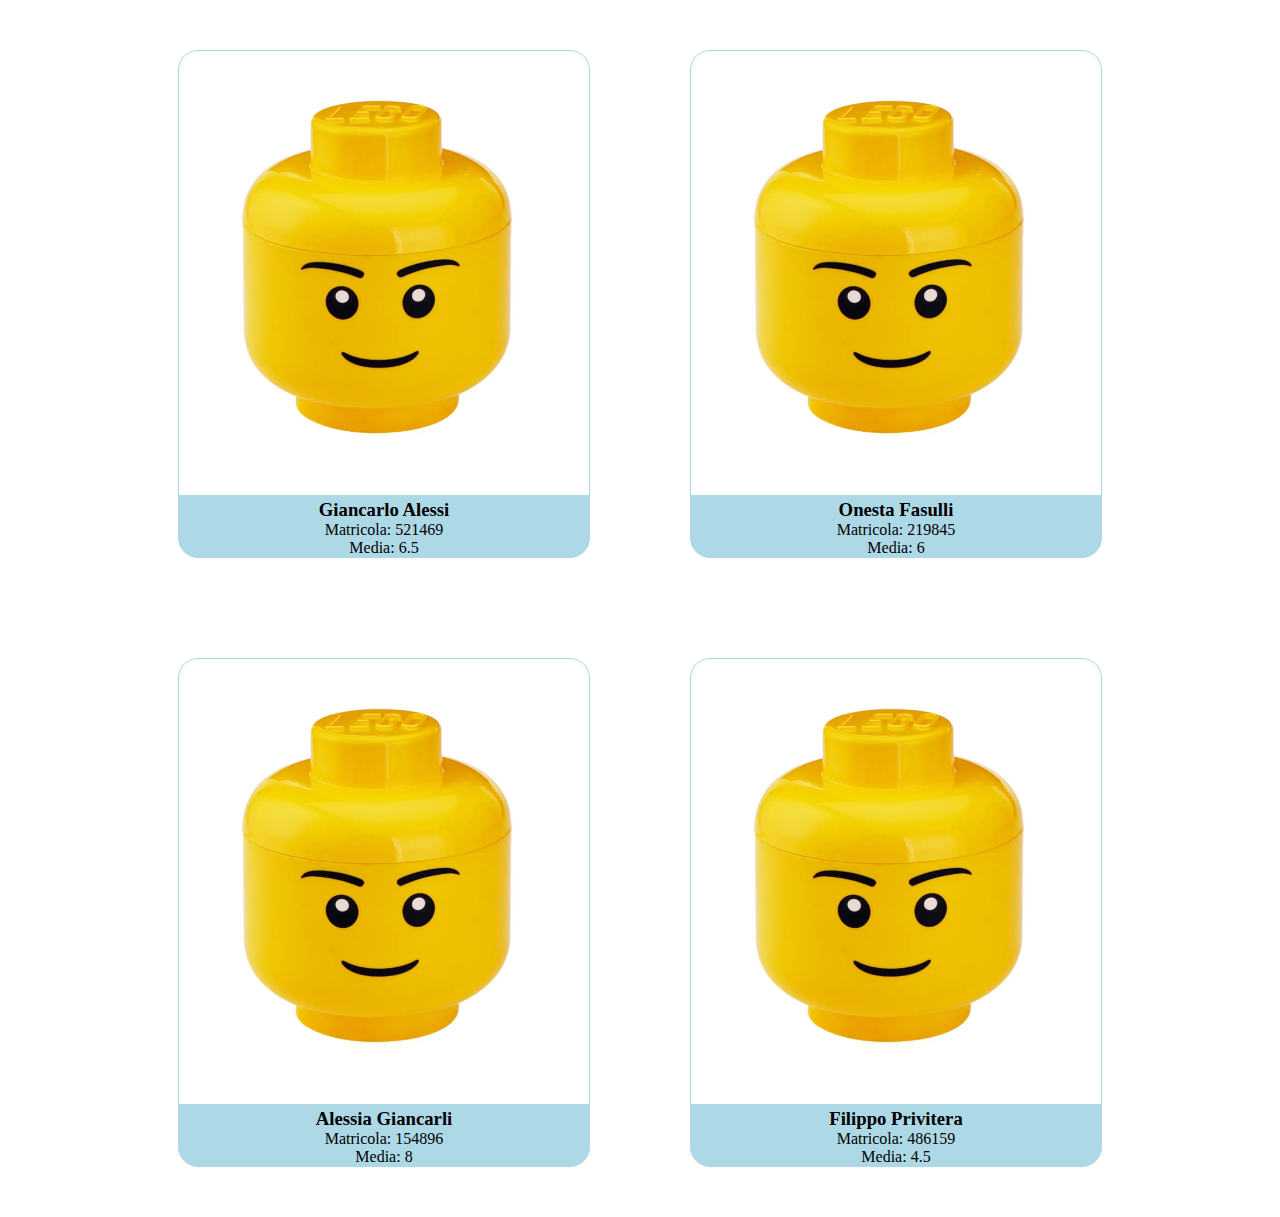
<file: jSnack2/index.html>
<!DOCTYPE html>
<html lang="en">
<head>
  <meta charset="UTF-8">
  <meta http-equiv="X-UA-Compatible" content="IE=edge">
  <meta name="viewport" content="width=device-width, initial-scale=1.0">
  <link rel="stylesheet" href="style.css">
  <title>jSnack2</title>
</head>
<body>

  <div class="container">
    
  </div>

  <script src="script.js"></script>
</body>
</html>
</file>
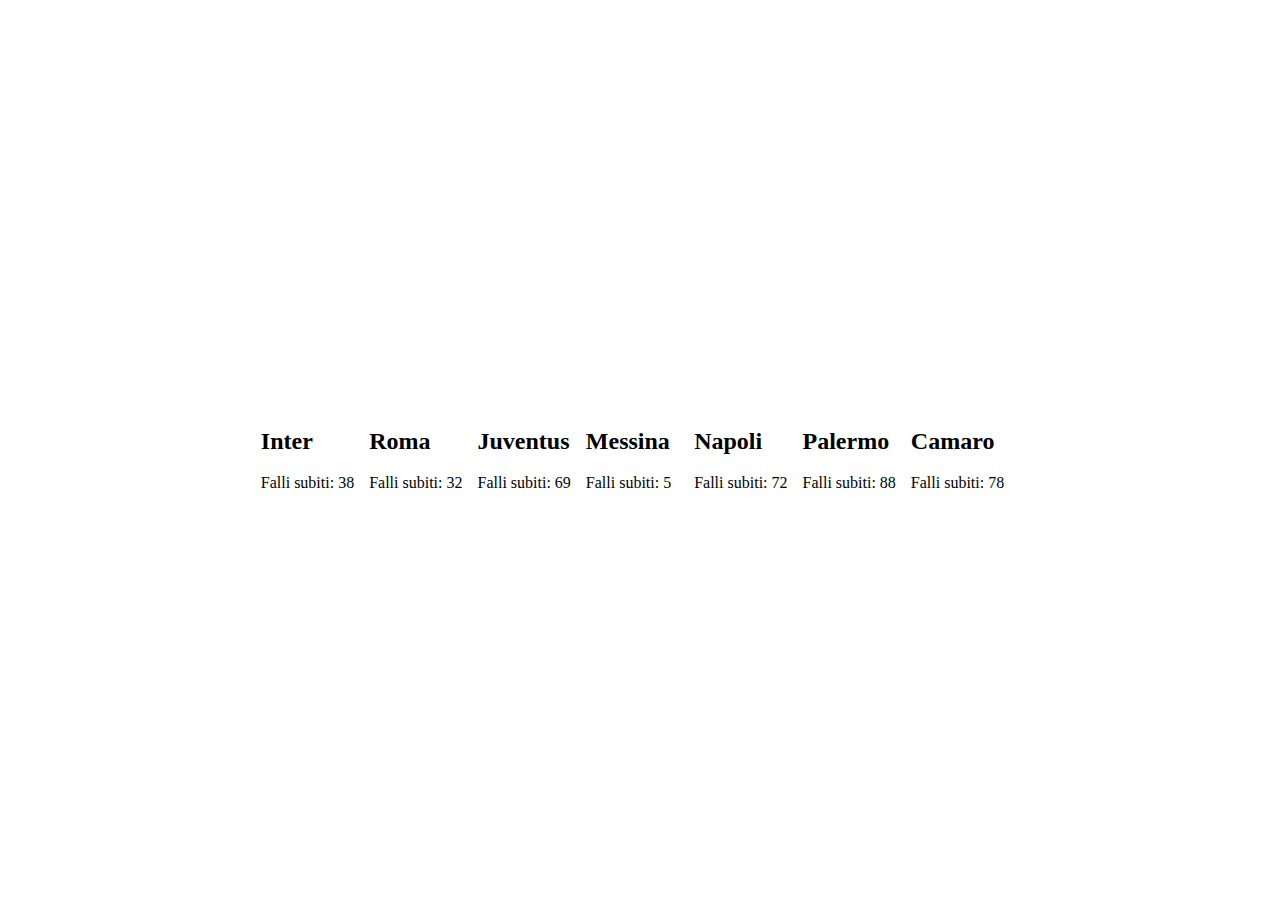
<file: jSnack6/index.html>
<!DOCTYPE html>
<html lang="en">
<head>
  <meta charset="UTF-8">
  <meta http-equiv="X-UA-Compatible" content="IE=edge">
  <meta name="viewport" content="width=device-width, initial-scale=1.0">
  <style>
    body{
      height: 100vh;
    }
    .container{
      display: flex;
      align-items: center;
      width: 60%;
      height: 100%;
      margin: 0 auto;
    }
    .team{
      width: 250px;
    }
  </style>
  <title>jSnack6</title>
</head>
<body>
  <div class="container"></div>
  <script src="script.js"></script>
</body>
</html>
</file>
<file: jSnack2/style.css>
* {
  margin: 0;
  padding: 0;
  box-sizing: border-box;
}

img {
  width: 100%;
}

.container {
  display: flex;
  flex-wrap: wrap;
  width: 80%;
  margin: 0 auto;
  text-align: center;
}

.col {
  width: calc(100% / 2);
  padding: 50px;
}

.card {
  background-color: lightblue;
  border: 1px solid lightblue;
  border-radius: 20px;
  overflow: hidden;
}
</file>
